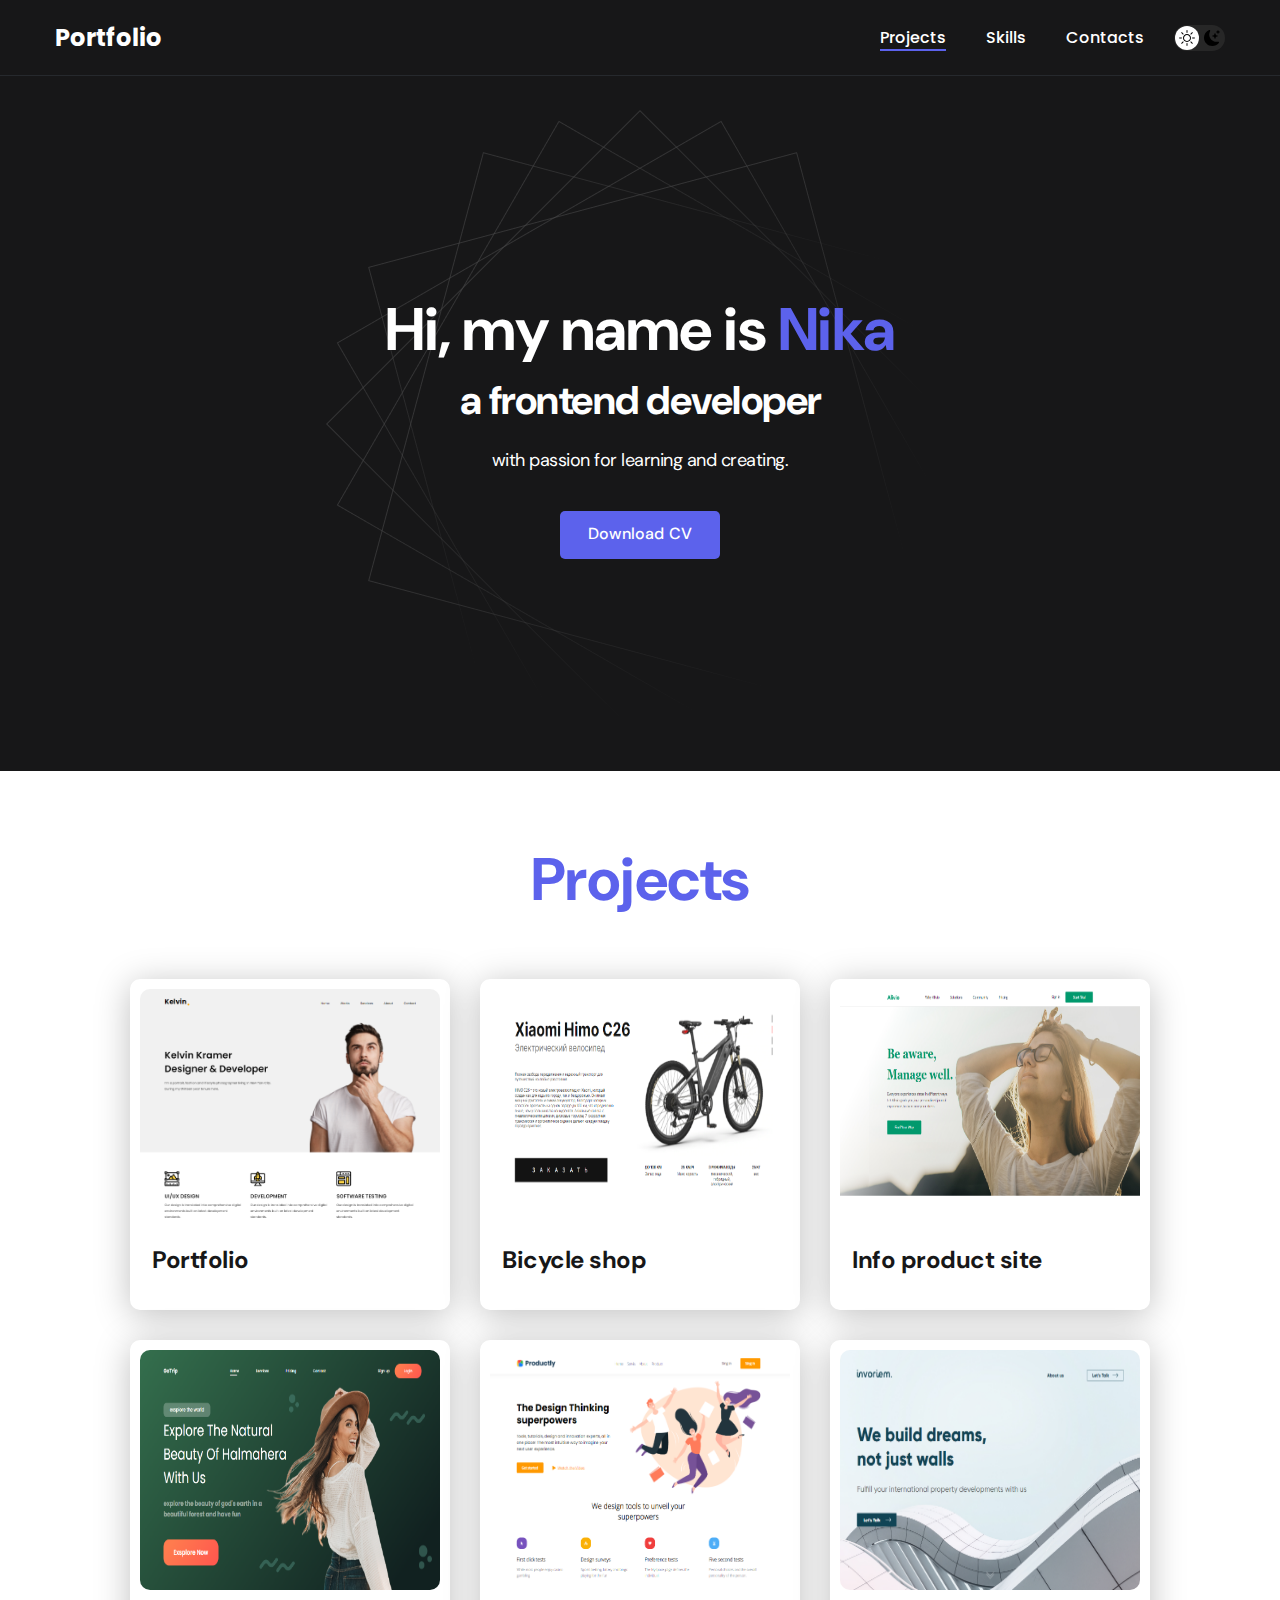
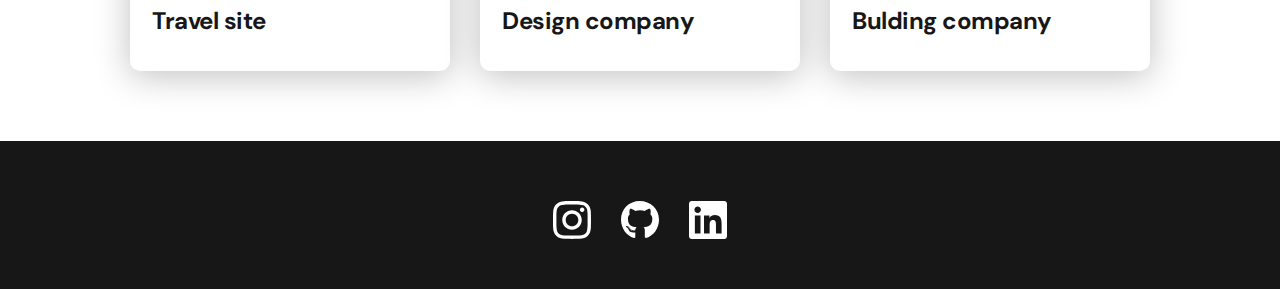
<file: index.html>
<!DOCTYPE html>
<html lang="en">

<head>
    <meta charset="UTF-8">
    <meta http-equiv="X-UA-Compatible" content="IE=edge">
    <meta name="viewport" content="width=device-width, initial-scale=1.0">
    <title>Freelancer portfolio</title>
    <link rel="stylesheet" href="./css/main.css">
</head>

<body>
    <nav class="nav">
        <div class="container">
            <div class="nav-row">
                <a href="./index.html" class="logo"><strong>Portfolio</strong></a>

                <button class="dark-mode-btn">
                    <img src="./img/icons/sun.svg" alt="Light mode" class="dark-mode-btn__icon">
                    <img src="./img/icons/moon.svg" alt="Dark mode" class="dark-mode-btn__icon">
                </button>

                <ul class="nav-list">
                    <li class="nav-list__item"><a href="./index.html"
                            class="nav-list__link nav-list__link--active">Projects</a></li>
                    <li class="nav-list__item"><a href="./skills.html" class="nav-list__link">Skills</a></li>
                    <li class="nav-list__item"><a href="./contacts.html" class="nav-list__link">Contacts</a></li>
                </ul>
            </div>
        </div>
    </nav>

    <header class="header">
        <div class="header__wrapper">
            <h1 class="header__title">
                <strong>Hi, my name is <em>Nika</em></strong><br>
                a frontend developer
            </h1>
            <div class="header__text">
                <p>with passion for learning and creating.</p>
            </div>
            <a href="./cv/Frontend_developer_Nika_Tsaava.pdf" class="btn">Download CV</a>
        </div>
    </header>

    <main class="section">
        <div class="container">
            <h2 class="title-1">Projects</h2>
            <ul class="projects">
                <li class="project">
                    <a href="./project-page.html">
                        <img src="./img/projects/1.1 - Copy.png" width="300px" height="240px" alt="Project img"
                            class="project__img">
                        <h3 class="project__title">Portfolio</h3>
                    </a>
                </li>
                <li class="project">
                    <a href="./project-page1.html">
                        <img src="./img/projects/1v (1).png" width="300px" height="240px" alt="Project img"
                            class="project__img">
                        <h3 class="project__title">Bicycle shop</h3>
                    </a>
                </li>
                <li class="project">
                    <a href="./project-page2.html">
                        <img src="./img/projects/3(2).png " width="300px" height="240px" alt="Project img"
                            class="project__img">
                        <h3 class="project__title">Info product site</h3>
                    </a>
                </li>

                <li class="project">
                    <a href="./project-page3.html">
                        <img src="./img/projects/4 (1).png" width="300px" height="240px" alt="Project img"
                            class="project__img">
                        <h3 class="project__title">Travel site</h3>
                    </a>
                </li>
                <li class="project">
                    <a href="./project-page4.html">
                        <img src="./img/projects/5(4).png" width="300px" height="240px" alt="Project img"
                            class="project__img">
                        <h3 class="project__title">Design company</h3>
                    </a>
                </li>
                <li class="project">
                    <a href="./project-page5.html">
                        <img src="./img/projects/7(1).png" width="300px" height="240px" alt="Project img"
                            class="project__img">
                        <h3 class="project__title">Bulding company</h3>
                    </a>
                </li>

            </ul>
        </div>
    </main>

    <footer class="footer">
        <div class="container">
            <div class="footer__wrapper">
                <ul class="social">

                    <li class="social__item"><a href="https://www.instagram.com/nika____ts/"><img
                                src="./img/icons/instagram.svg" alt="Link"></a></li>
                    <li class="social__item"><a href="https://github.com/nikatsaava"><img src="./img/icons/gitHub.svg"
                                alt="Link"></a></li>
                    <li class="social__item"><a href="https://www.linkedin.com/in/nika-tsaava-154864259"><img
                                src="./img/icons/linkedIn.svg" alt="Link"></a></li>
                </ul>

            </div>
        </div>
    </footer>

    <script src="./js/main.js"></script>

</body>

</html>
</file>
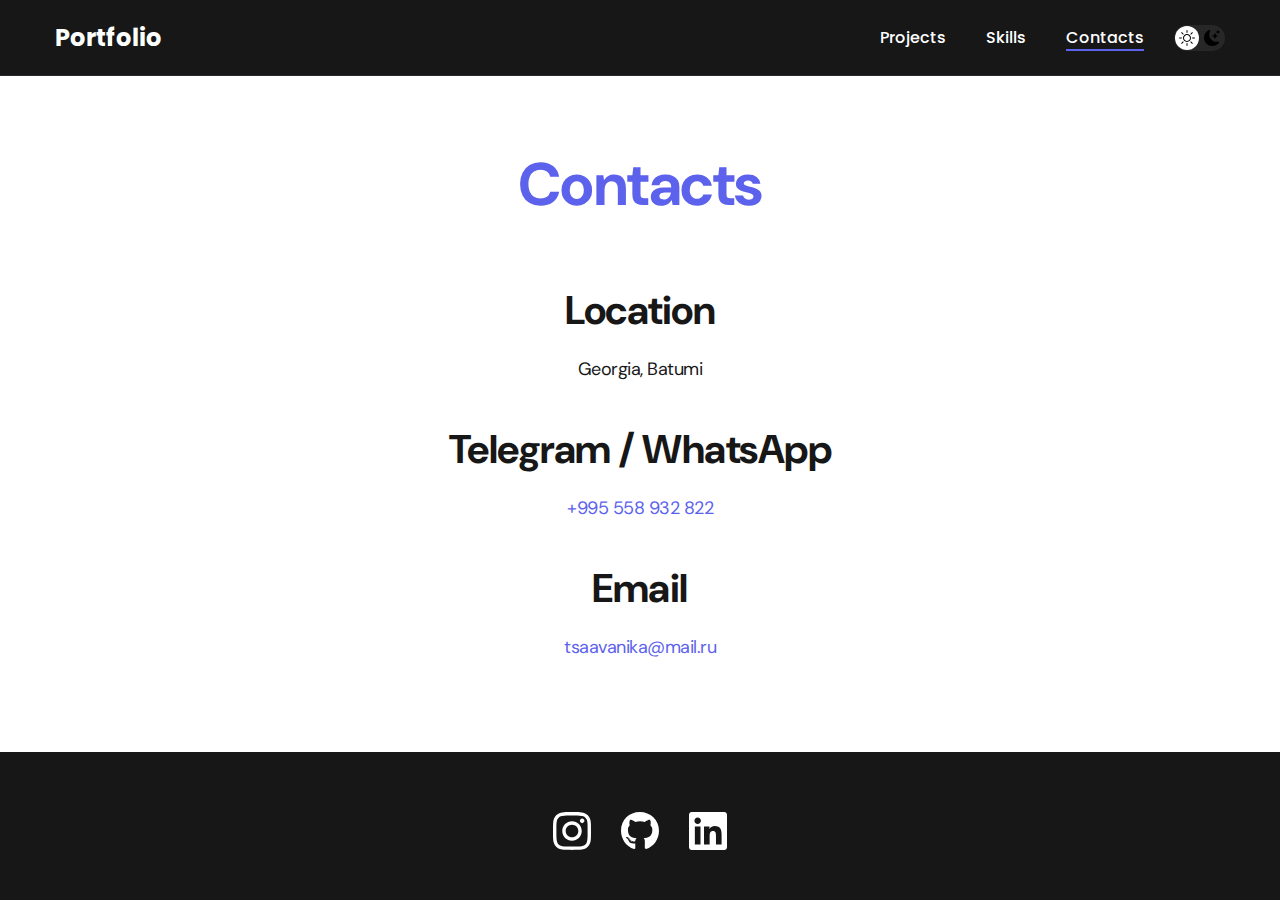
<file: contacts.html>
<!DOCTYPE html>
<html lang="en">

<head>
    <meta charset="UTF-8">
    <meta http-equiv="X-UA-Compatible" content="IE=edge">
    <meta name="viewport" content="width=device-width, initial-scale=1.0">
    <title> Portfolio</title>
    <link rel="stylesheet" href="./css/main.css">
</head>

<body>
    <nav class="nav">
        <div class="container">
            <div class="nav-row">
                <a href="./index.html" class="logo"><strong>Portfolio</strong></a>

                <button class="dark-mode-btn">
                    <img src="./img/icons/sun.svg" alt="Light mode" class="dark-mode-btn__icon">
                    <img src="./img/icons/moon.svg" alt="Dark mode" class="dark-mode-btn__icon">
                </button>

                <ul class="nav-list">
                    <li class="nav-list__item"><a href="./index.html" class="nav-list__link">Projects</a></li>
                    <li class="nav-list__item"><a href="./skills.html" class="nav-list__link">Skills</a></li>
                    <li class="nav-list__item"><a href="./contacts.html"
                            class="nav-list__link nav-list__link--active">Contacts</a></li>
                </ul>
            </div>
        </div>
    </nav>

    <main class="section">
        <div class="container">
            <h1 class="title-1">Contacts</h1>

            <ul class="content-list">
                <li class="content-list__item">
                    <h2 class="title-2">Location</h2>
                    <p>Georgia, Batumi</p>
                </li>
                <li class="content-list__item">
                    <h2 class="title-2">Telegram / WhatsApp</h2>
                    <p><a href="tel:+79051234567">+995 558 932 822</a></p>
                </li>
                <li class="content-list__item">
                    <h2 class="title-2">Email</h2>
                    <p><a href="mailto:webdev@protonmail.com">tsaavanika@mail.ru</a></p>
                </li>
            </ul>

        </div>
    </main>

    <footer class="footer">
        <div class="container">
            <div class="footer__wrapper">
                <ul class="social">
                    <li class="social__item"><a href="https://www.instagram.com/nika____ts/"><img
                                src="./img/icons/instagram.svg" alt="Link"></a></li>
                    <li class="social__item"><a href="https://github.com/nikatsaava"><img src="./img/icons/gitHub.svg"
                                alt="Link"></a></li>
                    <li class="social__item"><a href="https://www.linkedin.com/in/nika-tsaava-154864259"><img
                                src="./img/icons/linkedIn.svg" alt="Link"></a></li>
                </ul>
            </div>
        </div>
    </footer>

    <script src="./js/main.js"></script>

</body>

</html>
</file>
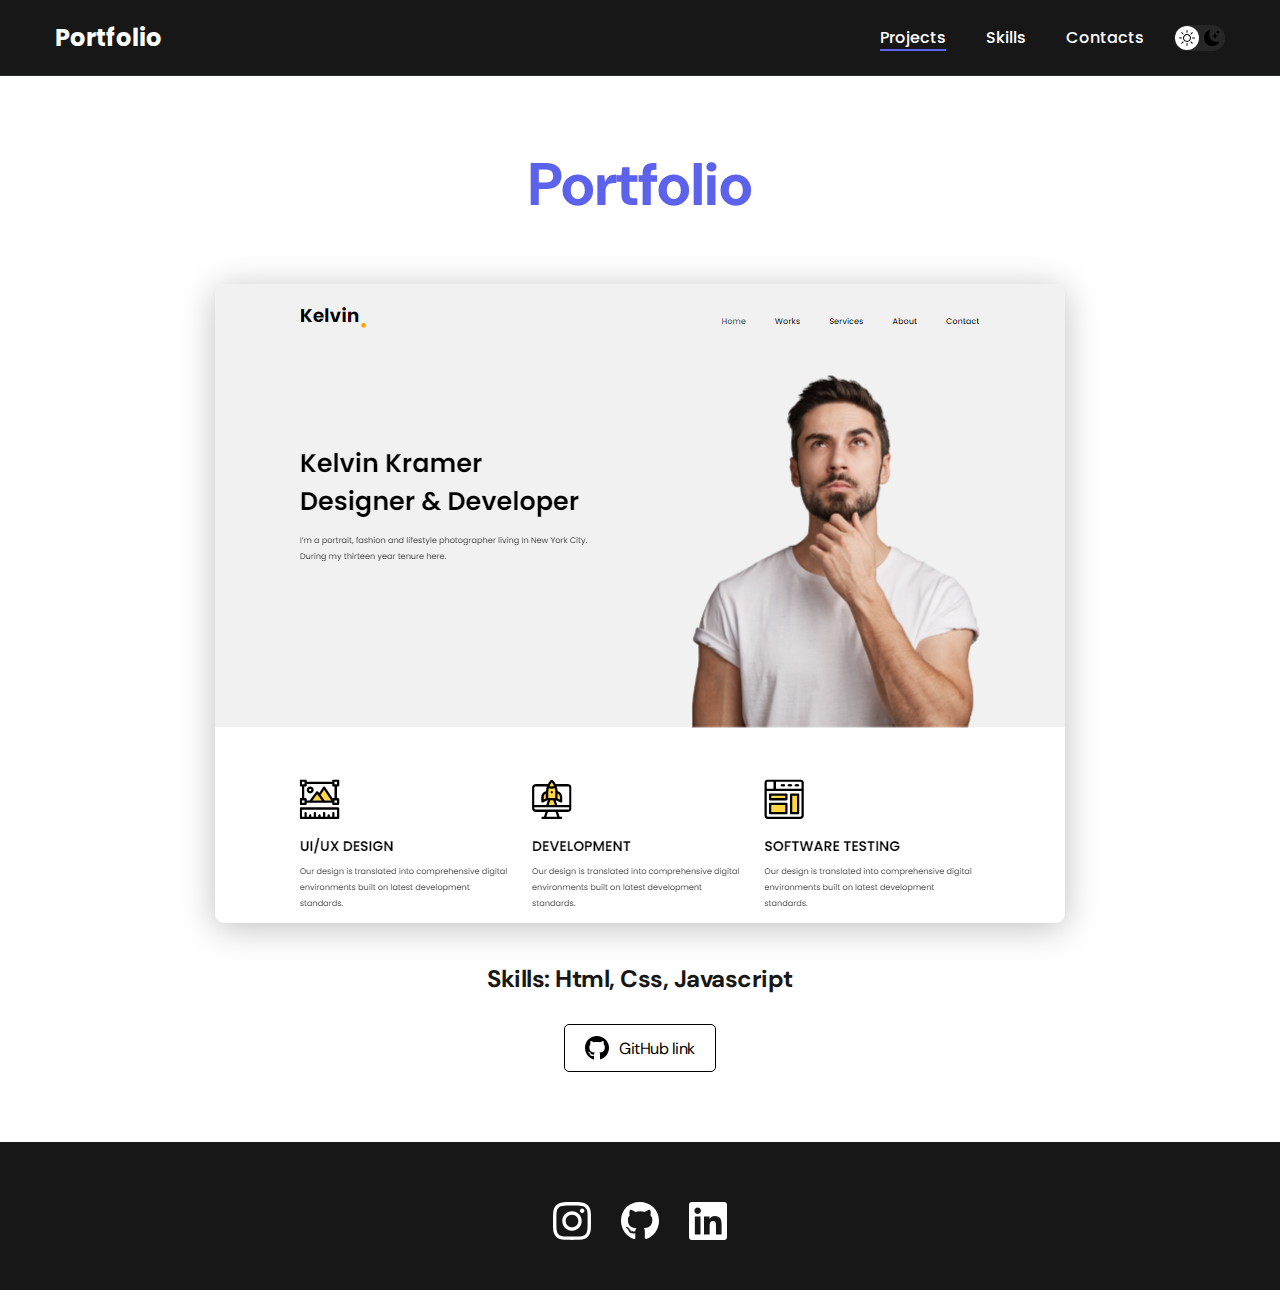
<file: project-page.html>
<!DOCTYPE html>
<html lang="en">

<head>
    <meta charset="UTF-8">
    <meta http-equiv="X-UA-Compatible" content="IE=edge">
    <meta name="viewport" content="width=device-width, initial-scale=1.0">
    <title>Portfolio</title>
    <link rel="stylesheet" href="./css/main.css">
</head>

<body>
    <nav class="nav">
        <div class="container">
            <div class="nav-row">
                <a href="./index.html" class="logo"><strong>Portfolio</strong></a>

                <button class="dark-mode-btn">
                    <img src="./img/icons/sun.svg" alt="Light mode" class="dark-mode-btn__icon">
                    <img src="./img/icons/moon.svg" alt="Dark mode" class="dark-mode-btn__icon">
                </button>

                <ul class="nav-list">
                    <li class="nav-list__item"><a href="./index.html"
                            class="nav-list__link nav-list__link--active">Projects</a></li>
                    <li class="nav-list__item"><a href="./skills.html" class="nav-list__link">Skills</a></li>
                    <li class="nav-list__item"><a href="./contacts.html" class="nav-list__link">Contacts</a></li>
                </ul>
            </div>
        </div>
    </nav>

    <main class="section">
        <div class="container">
            <div class="project-details">

                <h1 class="title-1">Portfolio</h1>

                <img src="./img/projects/1.2.png" alt="" class="project-details__cover">

                <div class="project-details__desc">
                    <p>Skills: Html, Css, Javascript</p>
                </div>

                <a href="https://nikatsaava.github.io/site4.portfolio/" class="btn-outline">
                    <img src="./img/icons/gitHub-black.svg" alt="">
                    GitHub link
                </a>

            </div>
        </div>
    </main>

    <footer class="footer">
        <div class="container">
            <div class="footer__wrapper">
                <ul class="social">
                    <li class="social__item"><a href="https://www.instagram.com/nika____ts/"><img
                                src="./img/icons/instagram.svg" alt="Link"></a></li>
                    <li class="social__item"><a href="https://github.com/nikatsaava"><img src="./img/icons/gitHub.svg"
                                alt="Link"></a></li>
                    <li class="social__item"><a href="https://www.linkedin.com/in/nika-tsaava-154864259"><img
                                src="./img/icons/linkedIn.svg" alt="Link"></a></li>
                </ul>
            </div>
        </div>
    </footer>

    <script src="./js/main.js"></script>

</body>

</html>
</file>
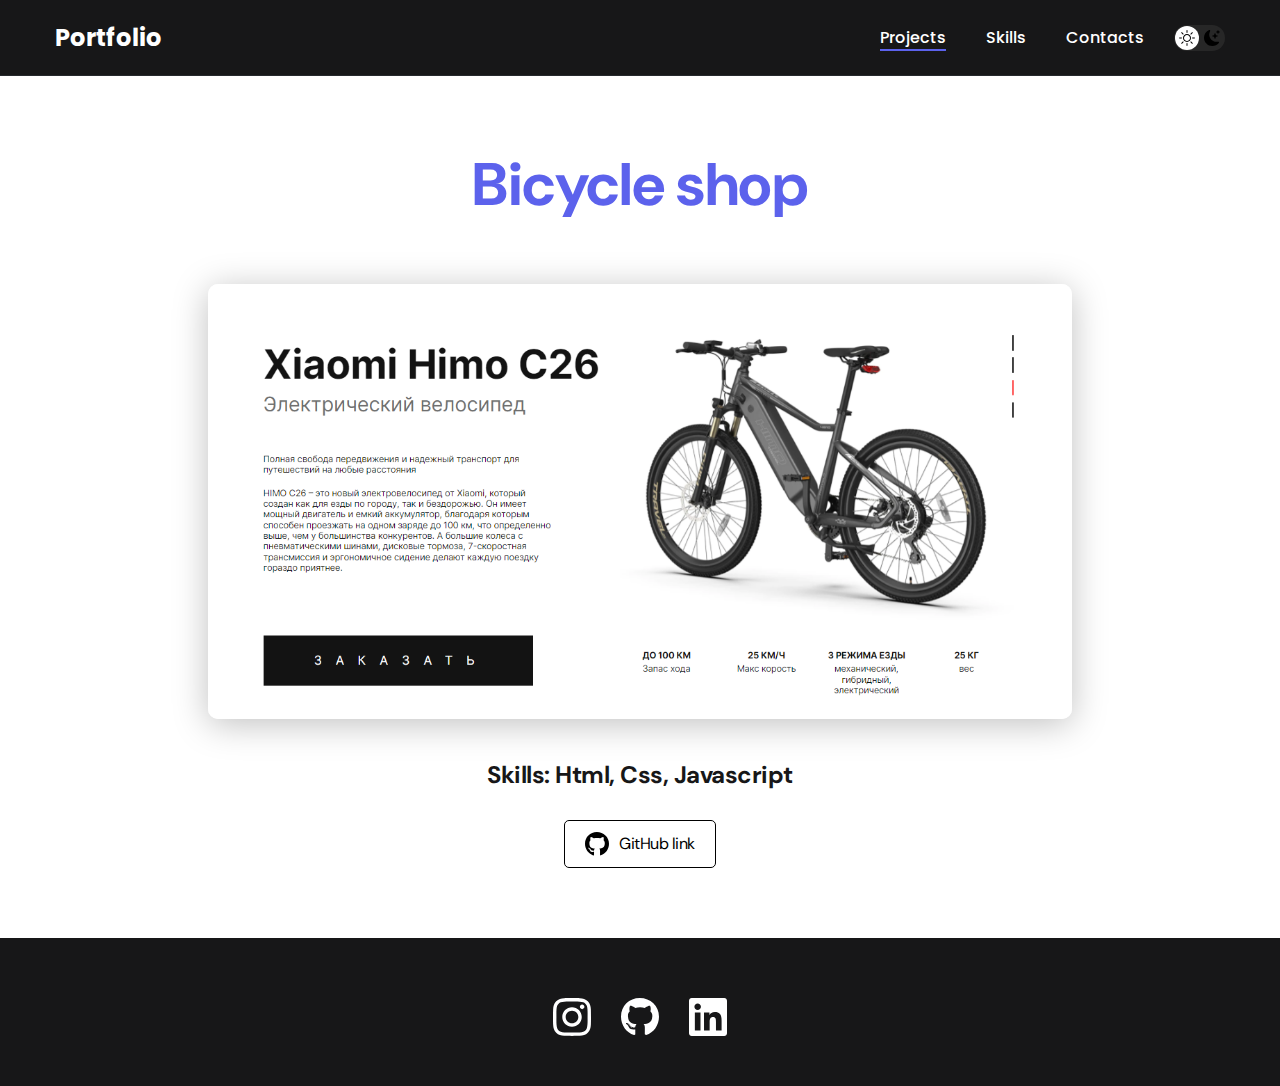
<file: project-page1.html>
<!DOCTYPE html>
<html lang="en">

<head>
    <meta charset="UTF-8">
    <meta http-equiv="X-UA-Compatible" content="IE=edge">
    <meta name="viewport" content="width=device-width, initial-scale=1.0">
    <title>Portfolio</title>
    <link rel="stylesheet" href="./css/main.css">
</head>

<body>
    <nav class="nav">
        <div class="container">
            <div class="nav-row">
                <a href="./index.html" class="logo"><strong>Portfolio</strong></a>

                <button class="dark-mode-btn">
                    <img src="./img/icons/sun.svg" alt="Light mode" class="dark-mode-btn__icon">
                    <img src="./img/icons/moon.svg" alt="Dark mode" class="dark-mode-btn__icon">
                </button>

                <ul class="nav-list">
                    <li class="nav-list__item"><a href="./index.html"
                            class="nav-list__link nav-list__link--active">Projects</a></li>
                    <li class="nav-list__item"><a href="./skills.html" class="nav-list__link">Skills</a></li>
                    <li class="nav-list__item"><a href="./contacts.html" class="nav-list__link">Contacts</a></li>
                </ul>
            </div>
        </div>
    </nav>

    <main class="section">
        <div class="container">
            <div class="project-details">

                <h1 class="title-1">Bicycle shop</h1>

                <img src="./img/projects/1v (2).png" alt="" class="project-details__cover">

                <div class="project-details__desc">
                    <p>Skills: Html, Css, Javascript</p>
                </div>

                <a href="https://nikatsaava.github.io/Site2/" class="btn-outline">
                    <img src="./img/icons/gitHub-black.svg" alt="">
                    GitHub link
                </a>

            </div>
        </div>
    </main>

    <footer class="footer">
        <div class="container">
            <div class="footer__wrapper">
                <ul class="social">
                    <li class="social__item"><a href="https://www.instagram.com/nika____ts/"><img
                                src="./img/icons/instagram.svg" alt="Link"></a></li>
                    <li class="social__item"><a href="https://github.com/nikatsaava"><img src="./img/icons/gitHub.svg"
                                alt="Link"></a></li>
                    <li class="social__item"><a href="https://www.linkedin.com/in/nika-tsaava-154864259"><img
                                src="./img/icons/linkedIn.svg" alt="Link"></a></li>
                </ul>

            </div>
        </div>
    </footer>

    <script src="./js/main.js"></script>

</body>

</html>
</file>
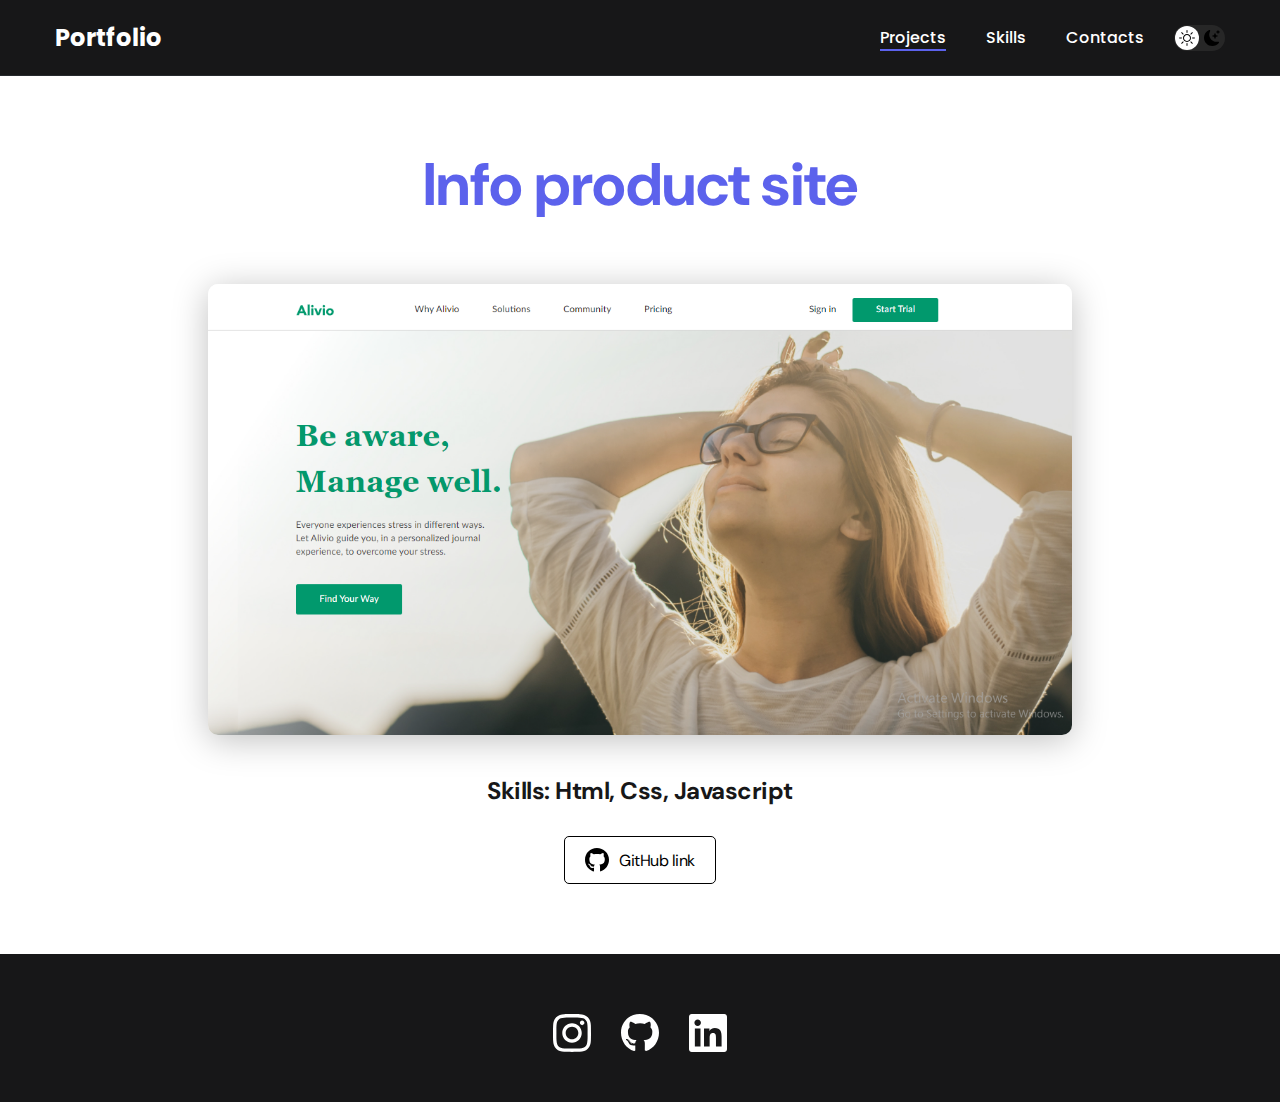
<file: project-page2.html>
<!DOCTYPE html>
<html lang="en">

<head>
    <meta charset="UTF-8">
    <meta http-equiv="X-UA-Compatible" content="IE=edge">
    <meta name="viewport" content="width=device-width, initial-scale=1.0">
    <title>Portfolio</title>
    <link rel="stylesheet" href="./css/main.css">
</head>

<body>
    <nav class="nav">
        <div class="container">
            <div class="nav-row">
                <a href="./index.html" class="logo"><strong>Portfolio</strong></a>

                <button class="dark-mode-btn">
                    <img src="./img/icons/sun.svg" alt="Light mode" class="dark-mode-btn__icon">
                    <img src="./img/icons/moon.svg" alt="Dark mode" class="dark-mode-btn__icon">
                </button>

                <ul class="nav-list">
                    <li class="nav-list__item"><a href="./index.html"
                            class="nav-list__link nav-list__link--active">Projects</a></li>
                    <li class="nav-list__item"><a href="./skills.html" class="nav-list__link">Skills</a></li>
                    <li class="nav-list__item"><a href="./contacts.html" class="nav-list__link">Contacts</a></li>
                </ul>
            </div>
        </div>
    </nav>

    <main class="section">
        <div class="container">
            <div class="project-details">

                <h1 class="title-1">Info product site</h1>

                <img src="./img/projects/3(1).png" alt="" class="project-details__cover">

                <div class="project-details__desc">
                    <p>Skills: Html, Css, Javascript</p>
                </div>

                <a href="https://nikatsaava.github.io/Site4.alivio/" class="btn-outline">
                    <img src="./img/icons/gitHub-black.svg" alt="">
                    GitHub link
                    <link rel="stylesheet" href="">
                </a>

            </div>
        </div>
    </main>

    <footer class="footer">
        <div class="container">
            <div class="footer__wrapper">
                <ul class="social">
                    <li class="social__item"><a href="https://www.instagram.com/nika____ts/"><img
                                src="./img/icons/instagram.svg" alt="Link"></a></li>
                    <li class="social__item"><a href="https://github.com/nikatsaava"><img src="./img/icons/gitHub.svg"
                                alt="Link"></a></li>
                    <li class="social__item"><a href="https://www.linkedin.com/in/nika-tsaava-154864259"><img
                                src="./img/icons/linkedIn.svg" alt="Link"></a></li>
                </ul>

            </div>
        </div>
    </footer>

    <script src="./js/main.js"></script>

</body>

</html>
</file>
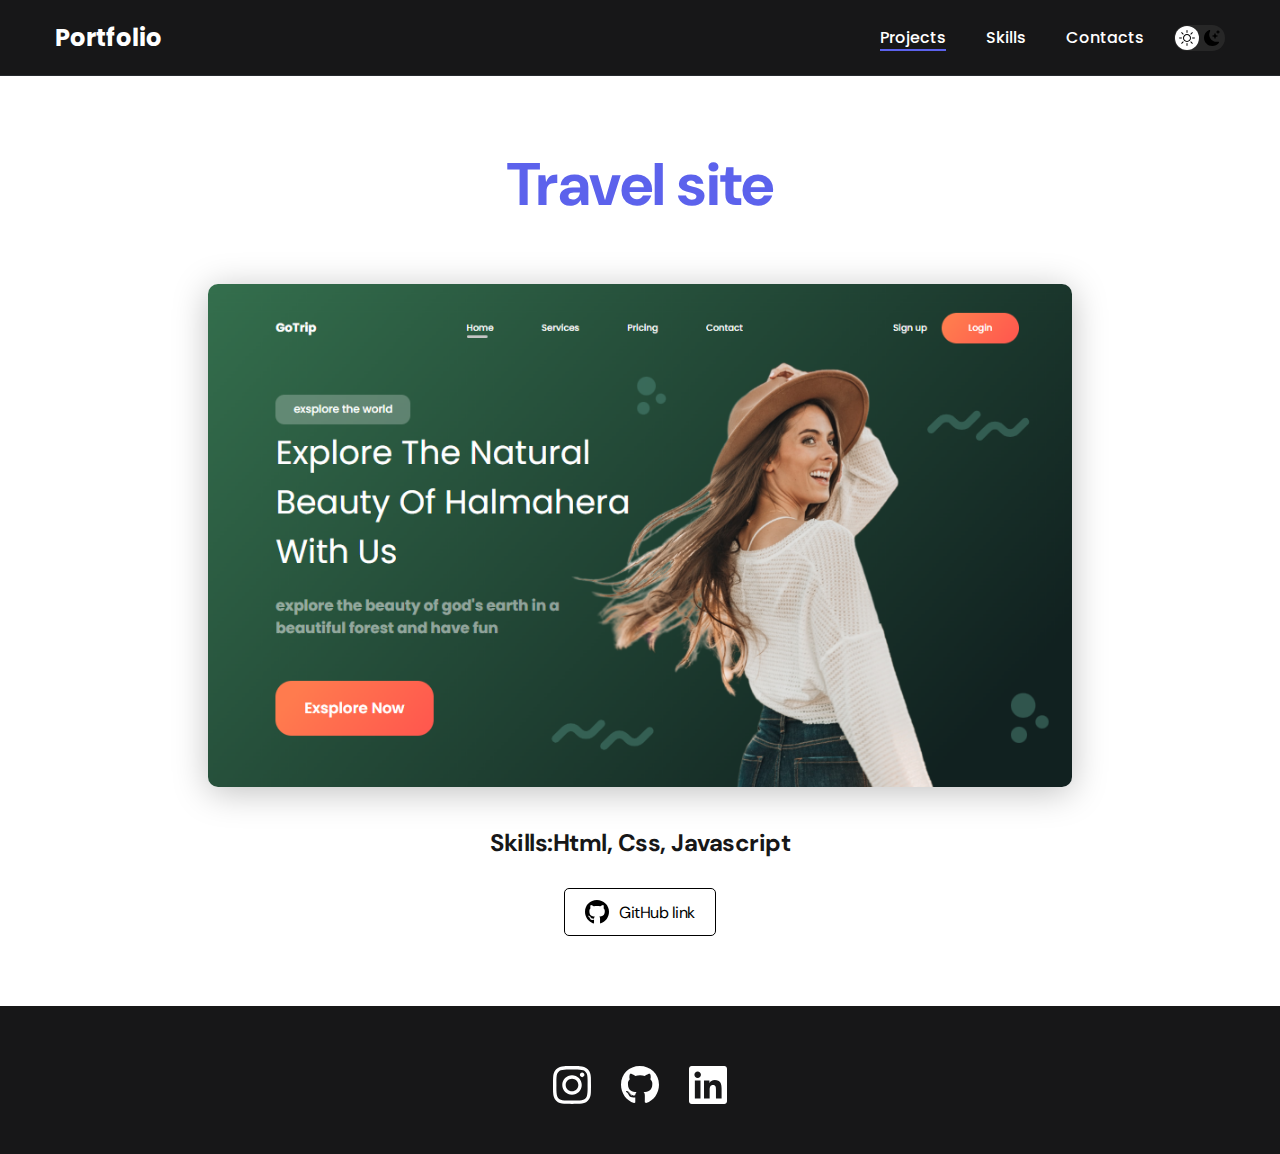
<file: project-page3.html>
<!DOCTYPE html>
<html lang="en">

<head>
    <meta charset="UTF-8">
    <meta http-equiv="X-UA-Compatible" content="IE=edge">
    <meta name="viewport" content="width=device-width, initial-scale=1.0">
    <title>Portfolio</title>
    <link rel="stylesheet" href="./css/main.css">
</head>

<body>
    <nav class="nav">
        <div class="container">
            <div class="nav-row">
                <a href="./index.html" class="logo"><strong>Portfolio</strong></a>

                <button class="dark-mode-btn">
                    <img src="./img/icons/sun.svg" alt="Light mode" class="dark-mode-btn__icon">
                    <img src="./img/icons/moon.svg" alt="Dark mode" class="dark-mode-btn__icon">
                </button>

                <ul class="nav-list">
                    <li class="nav-list__item"><a href="./index.html"
                            class="nav-list__link nav-list__link--active">Projects</a></li>
                    <li class="nav-list__item"><a href="./skills.html" class="nav-list__link">Skills</a></li>
                    <li class="nav-list__item"><a href="./contacts.html" class="nav-list__link">Contacts</a></li>
                </ul>
            </div>
        </div>
    </nav>

    <main class="section">
        <div class="container">
            <div class="project-details">

                <h1 class="title-1">Travel site</h1>

                <img src="./img/projects/4 (1).png" alt="" class="project-details__cover">

                <div class="project-details__desc">
                    <p>Skills:Html, Css, Javascript</p>
                </div>

                <a href="https://nikatsaava.github.io/Site3/" class="btn-outline">
                    <img src="./img/icons/gitHub-black.svg" alt="">
                    GitHub link
                </a>

            </div>
        </div>
    </main>

    <footer class="footer">
        <div class="container">
            <div class="footer__wrapper">
                <ul class="social">
                    <li class="social__item"><a href="https://www.instagram.com/nika____ts/"><img
                                src="./img/icons/instagram.svg" alt="Link"></a></li>
                    <li class="social__item"><a href="https://github.com/nikatsaava"><img src="./img/icons/gitHub.svg"
                                alt="Link"></a></li>
                    <li class="social__item"><a href="https://www.linkedin.com/in/nika-tsaava-154864259"><img
                                src="./img/icons/linkedIn.svg" alt="Link"></a></li>
                </ul>

            </div>
        </div>
    </footer>

    <script src="./js/main.js"></script>

</body>

</html>
</file>
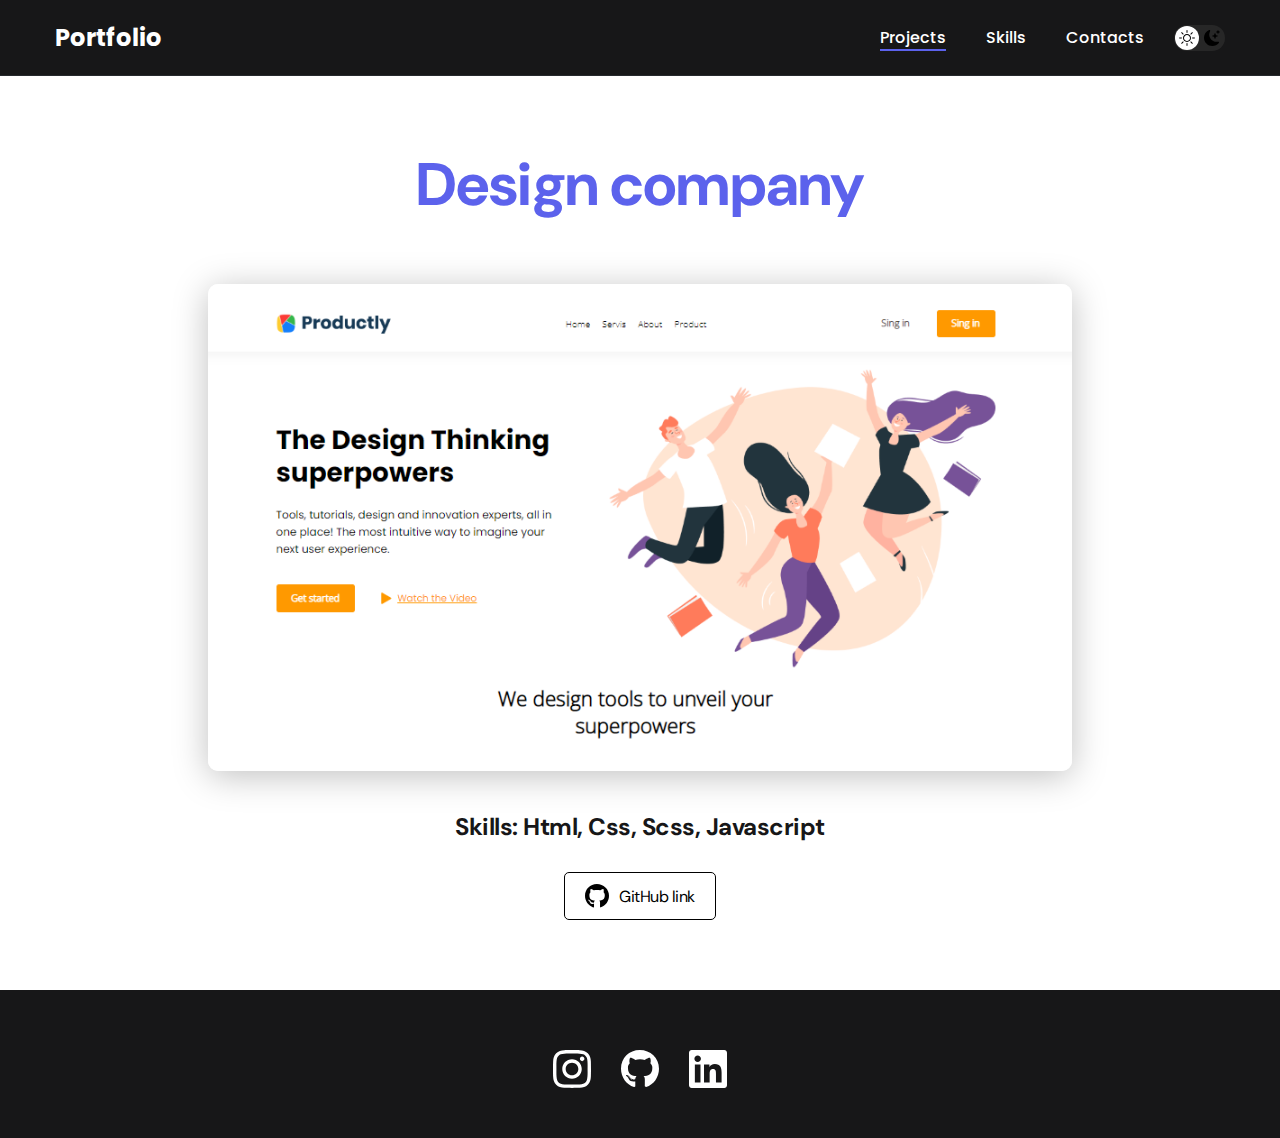
<file: project-page4.html>
<!DOCTYPE html>
<html lang="en">

<head>
    <meta charset="UTF-8">
    <meta http-equiv="X-UA-Compatible" content="IE=edge">
    <meta name="viewport" content="width=device-width, initial-scale=1.0">
    <title>Portfolio</title>
    <link rel="stylesheet" href="./css/main.css">
</head>

<body>
    <nav class="nav">
        <div class="container">
            <div class="nav-row">
                <a href="./index.html" class="logo"><strong>Portfolio</strong></a>

                <button class="dark-mode-btn">
                    <img src="./img/icons/sun.svg" alt="Light mode" class="dark-mode-btn__icon">
                    <img src="./img/icons/moon.svg" alt="Dark mode" class="dark-mode-btn__icon">
                </button>

                <ul class="nav-list">
                    <li class="nav-list__item"><a href="./index.html"
                            class="nav-list__link nav-list__link--active">Projects</a></li>
                    <li class="nav-list__item"><a href="./skills.html" class="nav-list__link">Skills</a></li>
                    <li class="nav-list__item"><a href="./contacts.html" class="nav-list__link">Contacts</a></li>
                </ul>
            </div>
        </div>
    </nav>

    <main class="section">
        <div class="container">
            <div class="project-details">

                <h1 class="title-1">Design company</h1>

                <img src="./img/projects/5(3).png" alt="" class="project-details__cover">

                <div class="project-details__desc">
                    <p>Skills: Html, Css, Scss, Javascript</p>
                </div>

                <a href="https://nikatsaava.github.io/Site1/" class="btn-outline">
                    <img src="./img/icons/gitHub-black.svg" alt="">
                    GitHub link
                </a>

            </div>
        </div>
    </main>

    <footer class="footer">
        <div class="container">
            <div class="footer__wrapper">
                <ul class="social">
                    <li class="social__item"><a href="https://www.instagram.com/nika____ts/"><img
                                src="./img/icons/instagram.svg" alt="Link"></a></li>
                    <li class="social__item"><a href="https://github.com/nikatsaava"><img src="./img/icons/gitHub.svg"
                                alt="Link"></a></li>
                    <li class="social__item"><a href="https://www.linkedin.com/in/nika-tsaava-154864259"><img
                                src="./img/icons/linkedIn.svg" alt="Link"></a></li>
                </ul>

            </div>
        </div>
    </footer>

    <script src="./js/main.js"></script>

</body>

</html>
</file>
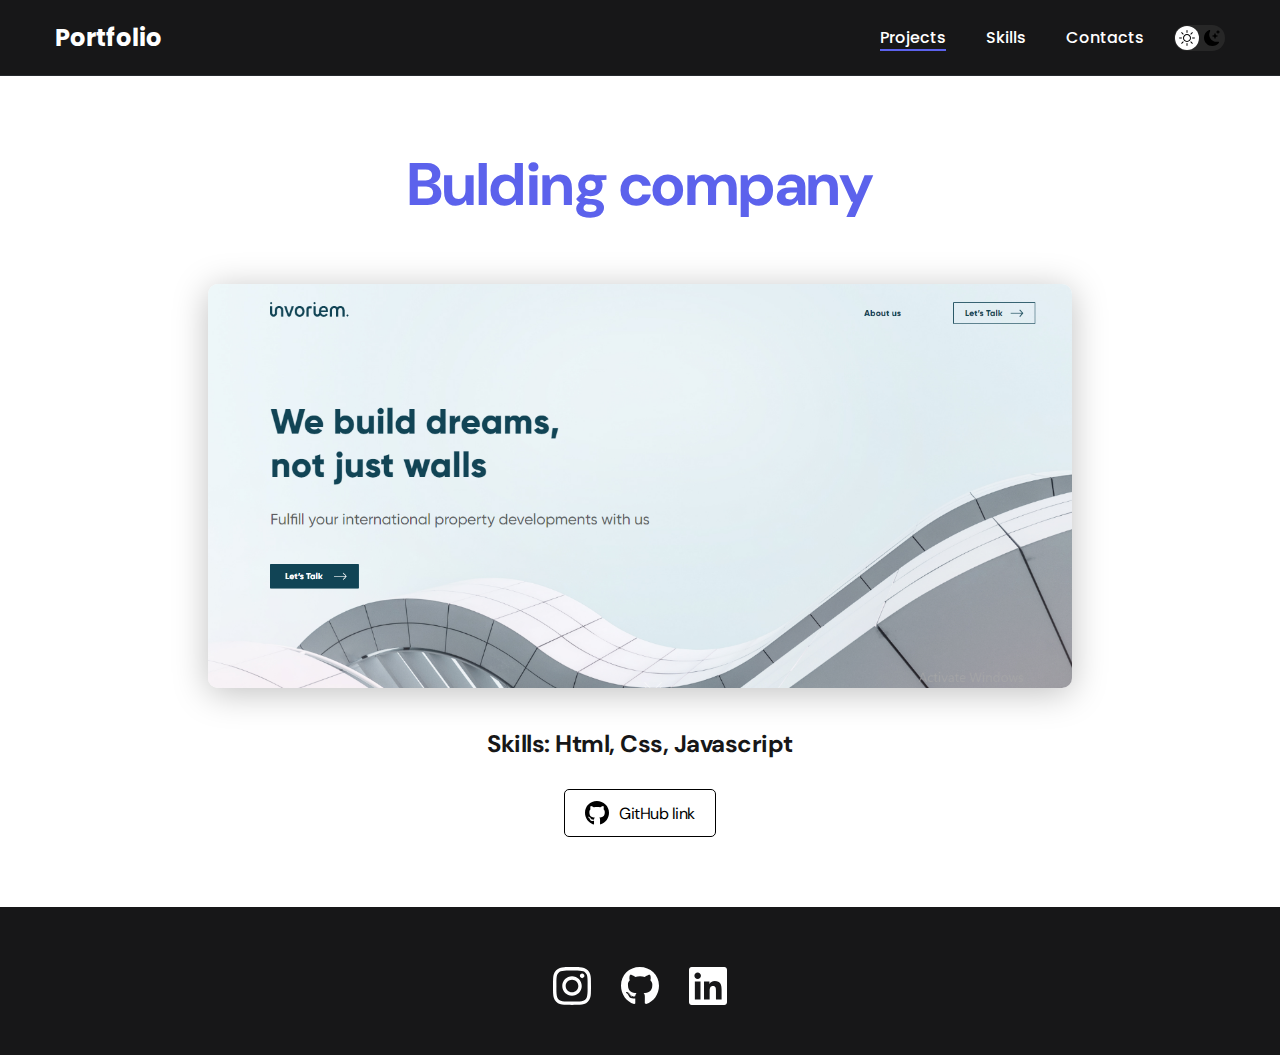
<file: project-page5.html>
<!DOCTYPE html>
<html lang="en">

<head>
    <meta charset="UTF-8">
    <meta http-equiv="X-UA-Compatible" content="IE=edge">
    <meta name="viewport" content="width=device-width, initial-scale=1.0">
    <title>Portfolio</title>
    <link rel="stylesheet" href="./css/main.css">
</head>

<body>
    <nav class="nav">
        <div class="container">
            <div class="nav-row">
                <a href="./index.html" class="logo"><strong>Portfolio</strong></a>

                <button class="dark-mode-btn">
                    <img src="./img/icons/sun.svg" alt="Light mode" class="dark-mode-btn__icon">
                    <img src="./img/icons/moon.svg" alt="Dark mode" class="dark-mode-btn__icon">
                </button>

                <ul class="nav-list">
                    <li class="nav-list__item"><a href="./index.html"
                            class="nav-list__link nav-list__link--active">Projects</a></li>
                    <li class="nav-list__item"><a href="./skills.html" class="nav-list__link">Skills</a></li>
                    <li class="nav-list__item"><a href="./contacts.html" class="nav-list__link">Contacts</a></li>
                </ul>
            </div>
        </div>
    </nav>

    <main class="section">
        <div class="container">
            <div class="project-details">

                <h1 class="title-1">Bulding company</h1>

                <img src="./img/projects/7(2).png" alt="" class="project-details__cover">

                <div class="project-details__desc">
                    <p>Skills: Html, Css, Javascript</p>
                </div>

                <a href="https://nikatsaava.github.io/Site4/" class="btn-outline">
                    <img src="./img/icons/gitHub-black.svg" alt="">
                    GitHub link
                </a>

            </div>
        </div>
    </main>

    <footer class="footer">
        <div class="container">
            <div class="footer__wrapper">
                <ul class="social">
                    <li class="social__item"><a href="https://www.instagram.com/nika____ts/"><img
                                src="./img/icons/instagram.svg" alt="Link"></a></li>
                    <li class="social__item"><a href="https://github.com/nikatsaava"><img src="./img/icons/gitHub.svg"
                                alt="Link"></a></li>
                    <li class="social__item"><a href="https://www.linkedin.com/in/nika-tsaava-154864259"><img
                                src="./img/icons/linkedIn.svg" alt="Link"></a></li>
                </ul>

            </div>
        </div>
    </footer>

    <script src="./js/main.js"></script>

</body>

</html>
</file>
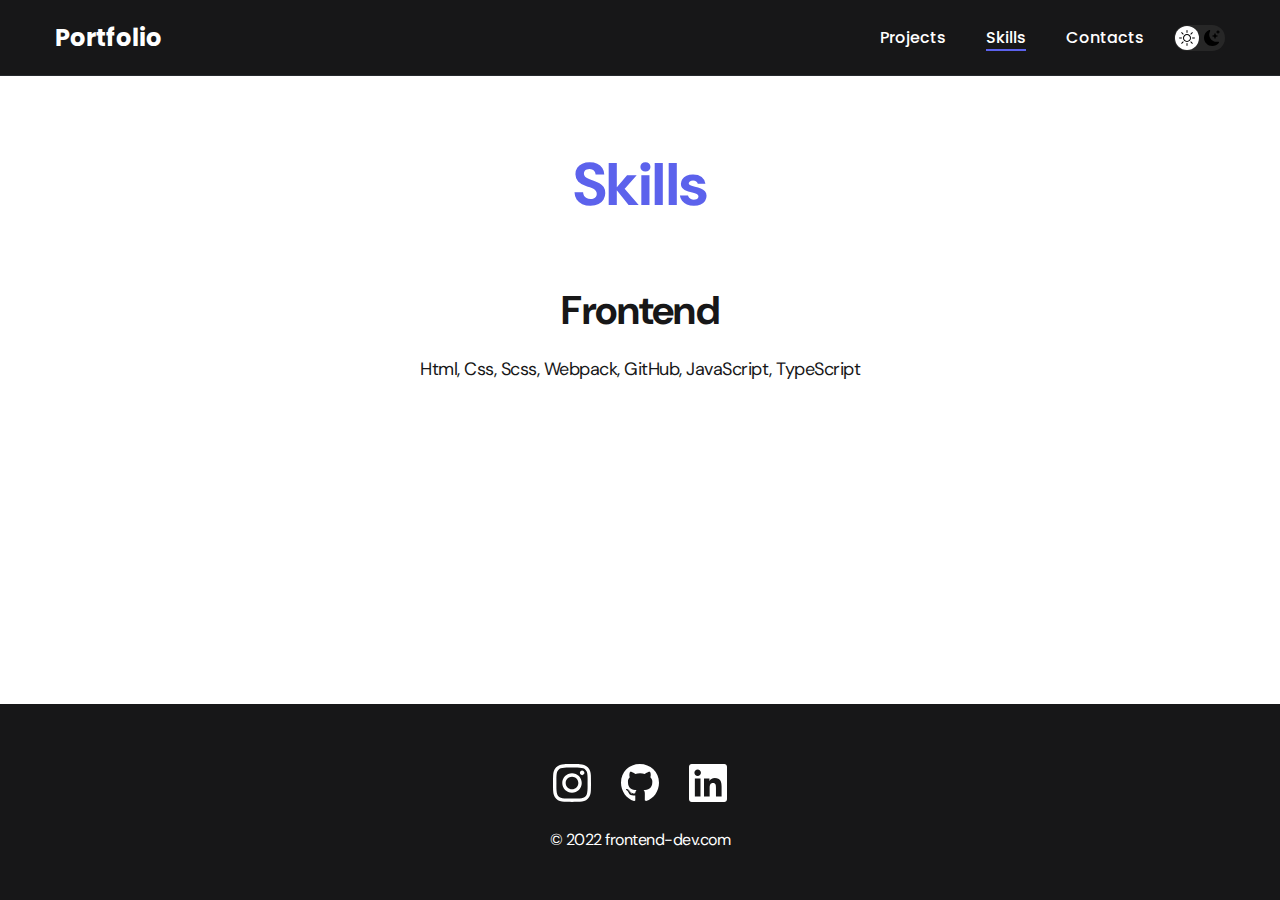
<file: skills.html>
<!DOCTYPE html>
<html lang="en">

<head>
    <meta charset="UTF-8">
    <meta http-equiv="X-UA-Compatible" content="IE=edge">
    <meta name="viewport" content="width=device-width, initial-scale=1.0">
    <title>Freelancer portfolio</title>
    <link rel="stylesheet" href="./css/main.css">
</head>

<body>
    <nav class="nav">
        <div class="container">
            <div class="nav-row">
                <a href="./index.html" class="logo"><strong>Portfolio</strong></a>

                <button class="dark-mode-btn">
                    <img src="./img/icons/sun.svg" alt="Light mode" class="dark-mode-btn__icon">
                    <img src="./img/icons/moon.svg" alt="Dark mode" class="dark-mode-btn__icon">
                </button>

                <ul class="nav-list">
                    <li class="nav-list__item"><a href="./index.html" class="nav-list__link">Projects</a></li>
                    <li class="nav-list__item"><a href="./skills.html"
                            class="nav-list__link nav-list__link--active">Skills</a></li>
                    <li class="nav-list__item"><a href="./contacts.html" class="nav-list__link">Contacts</a></li>
                </ul>
            </div>
        </div>
    </nav>

    <main class="section">
        <div class="container">
            <h1 class="title-1">Skills</h1>

            <ul class="content-list">
                <li class="content-list__item">
                    <h2 class="title-2">Frontend</h2>
                    <p>Html, Css, Scss, Webpack, GitHub, JavaScript, TypeScript</p>
                </li>
            </ul>

        </div>
    </main>

    <footer class="footer">
        <div class="container">
            <div class="footer__wrapper">
                <ul class="social">
                    <li class="social__item"><a href="https://www.instagram.com/nika____ts/"><img
                                src="./img/icons/instagram.svg" alt="Link"></a></li>
                    <li class="social__item"><a href="https://github.com/nikatsaava"><img src="./img/icons/gitHub.svg"
                                alt="Link"></a></li>
                    <li class="social__item"><a href="https://www.linkedin.com/in/nika-tsaava-154864259"><img
                                src="./img/icons/linkedIn.svg" alt="Link"></a></li>
                </ul>
                <div class="copyright">
                    <p>© 2022 frontend-dev.com</p>
                </div>
            </div>
        </div>
    </footer>

    <script src="./js/main.js"></script>

</body>

</html>
</file>
<file: css/main.css>
@import "./reset.css";
@import url("https://fonts.googleapis.com/css2?family=DM+Sans:wght@400;500;700&family=Poppins:wght@400;500;700&display=swap");

/*
font-family: 'DM Sans', sans-serif;
font-family: 'Poppins', sans-serif;
*/

/* * {
    border: 1px solid red;
} */

:root {
    --blackpure: #000;
    --black: #171718;
    --black-border: #26292d;
    --white: #fff;
    --purple: #5c62ec;

    --text-color: var(--black);

    --dark-bg: var(--black);
    --dark-border: var(--black-border);
    --header-text: var(--white);
    --accent: var(--purple);

    /* Light mode */
    --page-bg: var(--white);
    --text-color: var(--black);

    --title-1: var(--accent);

    --project-card-bg: var(--white);
    --project-card-text: var(--black);
    --box-shadow: 0px 5px 35px rgba(0, 0, 0, 0.25);
}

.dark {
    /* Dark mode */
    --page-bg: #252526;
    --text-color: var(--white);

    --title-1: var(--white);

    --project-card-bg: var(--black);
    --project-card-text: var(--white);
    --box-shadow: 0px 5px 35px rgba(0, 0, 0, 0.8);
}

html,
body {
    display: flex;
    flex-direction: column;
    min-height: 100vh;

    font-family: "DM Sans", sans-serif;
    letter-spacing: -0.5px;

    /* Light mode */
    background-color: var(--page-bg);
    color: var(--text-color);
}

/* General */

.container {
    margin: 0 auto;
    padding: 0 15px;
    max-width: 1200px;
}

.none {
    display: none !important;
}

.section {
    padding: 70px 0;
}

.title-1 {
    margin-bottom: 60px;

    font-size: 60px;
    font-weight: 700;
    line-height: 1.3;
    color: var(--title-1);
    text-align: center;
}

.title-2 {
    margin-bottom: 20px;

    font-size: 40px;
    font-weight: 700;
    line-height: 1.3;
}

/* Nav */

.nav {
    padding: 20px 0;
    border-bottom: 1px solid var(--dark-border);
    background-color: var(--dark-bg);
    color: var(--header-text);
    letter-spacing: normal;
}

.nav-row {
    display: flex;
    justify-content: flex-end;
    align-items: center;
    column-gap: 30px;
    row-gap: 20px;
    flex-wrap: wrap;
}

.logo {
    margin-right: auto;
    color: var(--header-text);
    font-size: 24px;
    font-family: "Poppins", sans-serif;
}

.logo strong {
    font-weight: 700;
}

.nav-list {
    display: flex;
    flex-wrap: wrap;
    row-gap: 10px;
    align-items: center;
    column-gap: 40px;
    font-size: 16px;
    font-weight: 500;
    font-family: "Poppins", sans-serif;
}

.nav-list__link {
    color: var(--header-text);
    transition: opacity 0.2s ease-in;
}

.nav-list__link:hover {
    opacity: 0.8;
}

.nav-list__link--active {
    position: relative;
}

.nav-list__link--active::before {
    content: "";

    position: absolute;
    left: 0;
    top: 100%;

    display: block;
    height: 2px;
    width: 100%;
    background-color: var(--accent);
}

/* Dark mode btn */

.dark-mode-btn {
    order: 9;

    position: relative;
    display: flex;
    justify-content: space-between;

    width: 51px;
    height: 26px;
    padding: 5px;

    border-radius: 50px;
    background-color: #272727;
}

.dark-mode-btn::before {
    content: "";

    position: absolute;
    top: 1px;
    left: 1px;

    display: block;
    width: 24px;
    height: 24px;

    border-radius: 50%;
    background-color: var(--white);

    transition: left 0.2s ease-in;
}

.dark-mode-btn--active::before {
    left: 26px;
}

.dark-mode-btn__icon {
    position: relative;
    z-index: 9;
}

/* Header */

.header {
    padding: 40px 0;
    min-height: 695px;

    display: flex;
    justify-content: center;
    align-items: center;

    background-color: var(--dark-bg);
    background-image: url("./../img/header-bg.png");
    background-repeat: no-repeat;
    background-size: auto;
    background-position: center center;

    color: var(--header-text);
    text-align: center;
}

.header__wrapper {
    padding: 0 15px;
    max-width: 660px;
}

.header__title {
    margin-bottom: 20px;
    font-size: 40px;
    font-weight: 700;
    line-height: 1.4;
}

.header__title strong {
    font-size: 60px;
    font-weight: 700;
}

.header__title em {
    font-style: normal;
    color: var(--accent);
}

.header__text {
    margin-bottom: 40px;
    font-size: 18px;
    line-height: 1.333;
}

.header__text p + p {
    margin-top: 0.5em;
}

/* Btn */

.btn {
    display: inline-block;
    height: 48px;
    padding: 12px 28px;

    border-radius: 5px;
    background-color: var(--accent);
    color: var(--white);
    letter-spacing: 0.15px;
    font-size: 16px;
    font-weight: 500;

    transition: opacity 0.2s ease-in;
}

.btn:hover {
    opacity: 0.8;
}

.btn:active {
    position: relative;
    top: 1px;
}

/* Btn outline */

.btn-outline {
    display: flex;
    column-gap: 10px;
    align-items: center;

    height: 48px;
    padding: 12px 20px;

    border-radius: 5px;
    border: 1px solid var(--blackpure);
    background-color: var(--white);
    color: var(--blackpure);

    transition: opacity 0.2s ease-in;
}

.btn-outline:hover {
    opacity: 0.8;
}

.btn-outline:active {
    position: relative;
    top: 1px;
}

/* Projects  */

.projects {
    display: flex;
    justify-content: center;
    flex-wrap: wrap;
    column-gap: 30px;
    row-gap: 30px;
}

.project {
    max-width: 370px;
    background-color: var(--project-card-bg);
    box-shadow: var(--box-shadow);
    border-radius: 10px;
    padding: 10px;
}

.project__img {
    border-radius: 10px;
}

.project__title {
    padding: 15px 12px 25px;
    font-weight: 700;
    font-size: 24px;
    line-height: 1.3;
    color: var(--project-card-text);
}

/* Project details */

.project-details {
    margin: 0 auto;
    max-width: 865px;

    display: flex;
    flex-direction: column;
    align-items: center;

    text-align: center;
}

.project-details__cover {
    max-width: 100%;
    margin-bottom: 40px;

    box-shadow: 0px 5px 35px rgba(0, 0, 0, 0.25);
    border-radius: 10px;
}

.project-details__desc {
    margin-bottom: 30px;

    font-weight: 700;
    font-size: 24px;
    line-height: 1.3;
}

/* Content list */

.content-list {
    margin: 0 auto;
    max-width: 570px;
    display: flex;
    flex-direction: column;
    align-items: center;
    row-gap: 40px;
    text-align: center;
}

.content-list a {
    color: var(--accent);
}

.content-list__item {
    font-size: 18px;
    line-height: 1.5;
}

.content-list__item p + p {
    margin-top: 0.5em;
}

/* Footer */

.footer {
    margin-top: auto;
    padding: 60px 0 50px;
    background-color: var(--dark-bg);
    color: var(--header-text);
}

.footer__wrapper {
    display: flex;
    flex-direction: column;
    align-items: center;
    row-gap: 27px;
}

.social {
    display: flex;
    column-gap: 30px;
    align-items: center;
}

.copyright {
    font-size: 16px;
}

.copyright p + p {
    margin-top: 0.5em;
}

@media (max-width: 620px) {
    /* Header  */

    .header {
        min-height: unset;
    }

    .header__title {
        font-size: 30px;
    }

    .header__title strong {
        font-size: 40px;
    }

    /* Nav */

    .nav-row {
        justify-content: space-between;
    }

    .dark-mode-btn {
        order: 0;
    }

    /* General */

    .section {
        padding: 40px 0;
    }

    .title-1 {
        margin-bottom: 30px;
        font-size: 40px;
    }

    .title-2 {
        margin-bottom: 10px;
        font-size: 30px;
    }

    /* Projects */

    .project__title {
        font-size: 22px;
    }

    /* Project page */

    .project-details__desc {
        margin-bottom: 20px;
        font-size: 22px;
    }

    /* Content List */

    .content-list {
        row-gap: 20px;
    }

    .content-list__item {
        font-size: 16px;
    }

    /* Footer */

    .footer {
        padding: 40px 0 30px;
    }

    .footer__wrapper {
        row-gap: 20px;
    }

    /* Social */

    .social {
        column-gap: 20px;
    }

    .social__item {
        width: 28px;
    }
}
</file>
